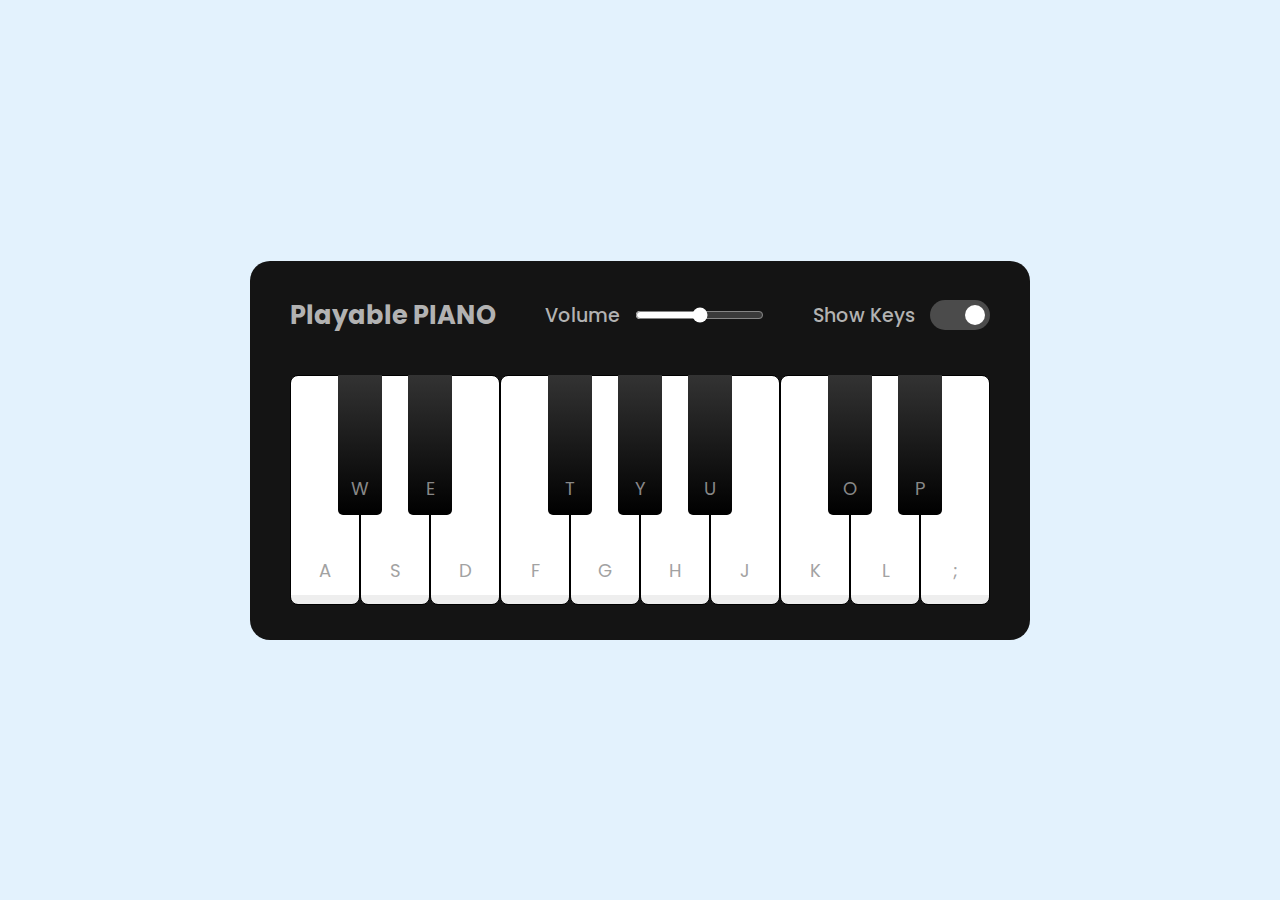
<file: piano.html>
<!DOCTYPE html>
<!-- Coding By CodingNepal - youtube.com/codingnepal -->
<html lang="en" dir="ltr">
  <head>
    <meta charset="utf-8">
    <title>Playable Piano JavaScript | CodingNepal</title>
    <link rel="stylesheet" href="style.css">
    <meta name="viewport" content="width=device-width, initial-scale=1.0">
    <script src="script.js" defer></script>
  </head>
  <body>
    <div class="wrapper">
      <header>
        <h2>Playable PIANO</h2>
        <div class="column volume-slider">
          <span>Volume</span><input type="range" min="0" max="1" value="0.5" step="any">
        </div>
        <div class="column keys-checkbox">
          <span>Show Keys</span><input type="checkbox" checked>
        </div>
      </header>
      <ul class="piano-keys">
        <li class="key white" data-key="a"><span>a</span></li>
        <li class="key black" data-key="w"><span>w</span></li>
        <li class="key white" data-key="s"><span>s</span></li>
        <li class="key black" data-key="e"><span>e</span></li>
        <li class="key white" data-key="d"><span>d</span></li>
        <li class="key white" data-key="f"><span>f</span></li>
        <li class="key black" data-key="t"><span>t</span></li>
        <li class="key white" data-key="g"><span>g</span></li>
        <li class="key black" data-key="y"><span>y</span></li>
        <li class="key white" data-key="h"><span>h</span></li>
        <li class="key black" data-key="u"><span>u</span></li>
        <li class="key white" data-key="j"><span>j</span></li>
        <li class="key white" data-key="k"><span>k</span></li>
        <li class="key black" data-key="o"><span>o</span></li>
        <li class="key white" data-key="l"><span>l</span></li>
        <li class="key black" data-key="p"><span>p</span></li>
        <li class="key white" data-key=";"><span>;</span></li>
      </ul>
    </div>

  </body>
</html>
</file>
<file: style.css>
/* Import Google font - Poppins */
@import url('https://fonts.googleapis.com/css2?family=Poppins:wght@400;500;600&display=swap');
* {
  margin: 0;
  padding: 0;
  box-sizing: border-box;
  font-family: 'Poppins', sans-serif;
}
body {
  display: flex;
  align-items: center;
  justify-content: center;
  min-height: 100vh;
  background: #E3F2FD;
}
.wrapper {
  padding: 35px 40px;
  border-radius: 20px;
  background: #141414;
}
.wrapper header {
  display: flex;
  color: #B2B2B2;
  align-items: center;
  justify-content: space-between;
}
header h2 {
  font-size: 1.6rem;
}
header .column {
  display: flex;
  align-items: center;
}
header span {
  font-weight: 500;
  margin-right: 15px;
  font-size: 1.19rem;
}
header input {
  outline: none;
  border-radius: 30px;
}
.volume-slider input {
  accent-color: #fff;
}
.keys-checkbox input {
  height: 30px;
  width: 60px;
  cursor: pointer;
  appearance: none;
  position: relative;
  background: #4B4B4B
}
.keys-checkbox input::before {
  content: "";
  position: absolute;
  top: 50%;
  left: 5px;
  width: 20px;
  height: 20px;
  border-radius: 50%;
  background: #8c8c8c;
  transform: translateY(-50%);
  transition: all 0.3s ease;
}
.keys-checkbox input:checked::before {
  left: 35px;
  background: #fff;
}
.piano-keys {
  display: flex;
  list-style: none;
  margin-top: 40px;
}
.piano-keys .key {
  cursor: pointer;
  user-select: none;
  position: relative;
  text-transform: uppercase;
}
.piano-keys .black {
  z-index: 2;
  width: 44px;
  height: 140px;
  margin: 0 -22px 0 -22px;
  border-radius: 0 0 5px 5px;
  background: linear-gradient(#333, #000);
}
.piano-keys .black.active {
  box-shadow: inset -5px -10px 10px rgba(255,255,255,0.1);
  background:linear-gradient(to bottom, #000, #434343);
}
.piano-keys .white {
  height: 230px;
  width: 70px;
  border-radius: 8px;
  border: 1px solid #000;
  background: linear-gradient(#fff 96%, #eee 4%);
}
.piano-keys .white.active {
  box-shadow: inset -5px 5px 20px rgba(0,0,0,0.2);
  background:linear-gradient(to bottom, #fff 0%, #eee 100%);
}
.piano-keys .key span {
  position: absolute;
  bottom: 20px;
  width: 100%;
  color: #A2A2A2;
  font-size: 1.13rem;
  text-align: center;
}
.piano-keys .key.hide span {
  display: none;
}
.piano-keys .black span {
  bottom: 13px;
  color: #888888;
}

@media screen and (max-width: 815px) {
  .wrapper {
    padding: 25px;
  }
  header {
    flex-direction: column;
  }
  header :where(h2, .column) {
    margin-bottom: 13px;
  }
  .volume-slider input {
    max-width: 100px;
  }
  .piano-keys {
    margin-top: 20px;
  }
  .piano-keys .key:where(:nth-child(9), :nth-child(10)) {
    display: none;
  }
  .piano-keys .black {
    height: 100px;
    width: 40px;
    margin: 0 -20px 0 -20px;
  }
  .piano-keys .white {
    height: 180px;
    width: 60px;
  }
}

@media screen and (max-width: 615px) {
  .piano-keys .key:nth-child(13),
  .piano-keys .key:nth-child(14),
  .piano-keys .key:nth-child(15),
  .piano-keys .key:nth-child(16),
  .piano-keys .key :nth-child(17) {
    display: none;
  }
  .piano-keys .white {
    width: 50px;
  }
}
</file>
